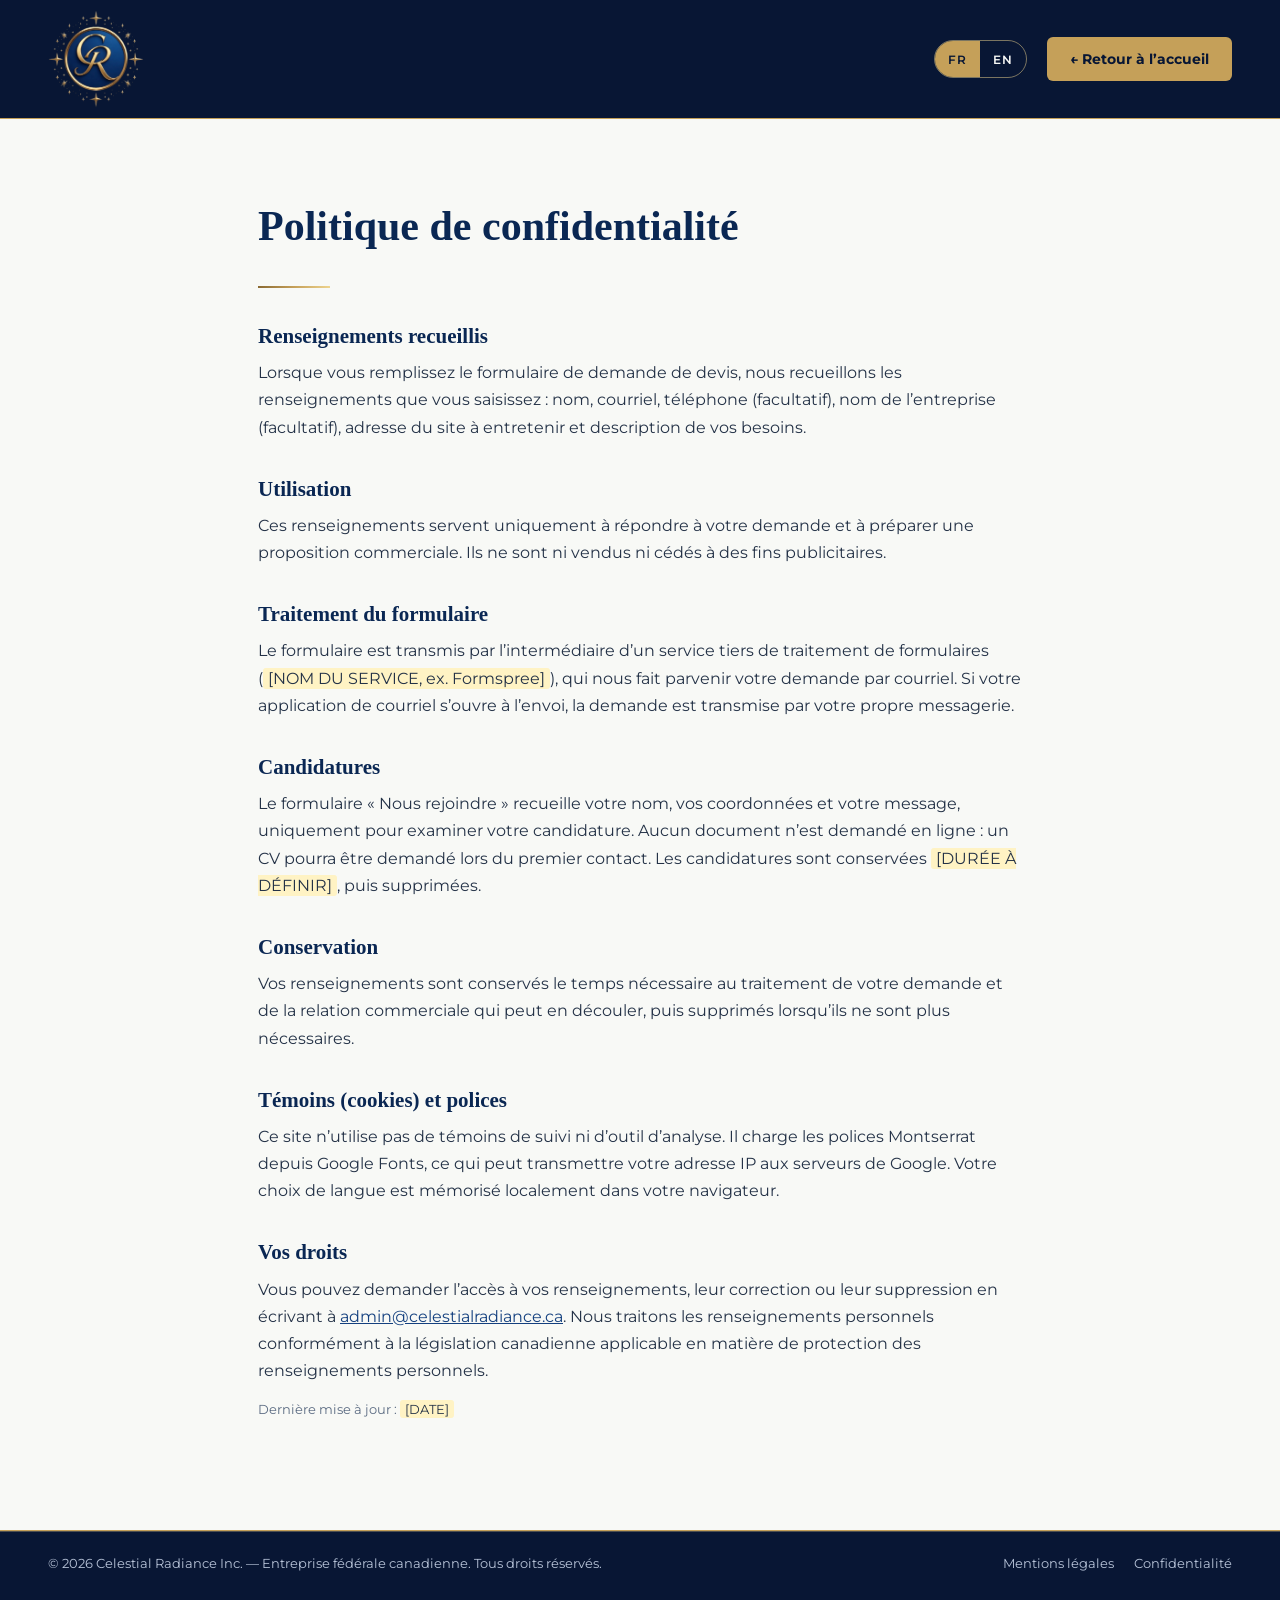
<file: confidentialite.html>
<!doctype html>
<html lang="fr">
<head>
<meta charset="utf-8">
<meta name="viewport" content="width=device-width, initial-scale=1">
<title>Confidentialité — Celestial Radiance Inc.</title>
<meta name="robots" content="noindex,follow">
<meta name="theme-color" content="#081634">
<link rel="icon" href="assets/img/favicon.ico" sizes="any">
<link rel="icon" type="image/png" sizes="32x32" href="assets/img/favicon-32.png">
<link rel="apple-touch-icon" href="assets/img/apple-touch-icon.png">
<script>document.documentElement.className='js';</script>
<link rel="preconnect" href="https://fonts.googleapis.com">
<link rel="preconnect" href="https://fonts.gstatic.com" crossorigin>
<link href="https://fonts.googleapis.com/css2?family=Montserrat:wght@400;500;600;700&display=swap" rel="stylesheet">
<link rel="stylesheet" href="css/styles.css">
</head>
<body class="legal">
<header class="site-header">
<div class="wrap header-in">
<a href="index.html" class="brand" aria-label="Celestial Radiance Inc."><img src="assets/img/emblem.png" alt="Celestial Radiance Inc." width="96" height="98"></a>
<span></span>
<div class="header-end">
<div class="lang" role="group" aria-label="Langue / Language">
<button type="button" data-lang="fr" aria-pressed="true">FR</button><button type="button" data-lang="en" aria-pressed="false">EN</button>
</div>
<a href="index.html" class="btn btn-gold btn-sm" data-i18n="back">← Retour à l’accueil</a>
</div>
</div>
</header>
<main class="sec sec-ivory legal-main"><div class="wrap legal-wrap">
<div data-l="fr">
<h1>Politique de confidentialité</h1>
<div class="filet filet-gold"></div>
<h2>Renseignements recueillis</h2>
<p>Lorsque vous remplissez le formulaire de demande de devis, nous recueillons les renseignements que vous saisissez : nom, courriel, téléphone (facultatif), nom de l’entreprise (facultatif), adresse du site à entretenir et description de vos besoins.</p>
<h2>Utilisation</h2>
<p>Ces renseignements servent uniquement à répondre à votre demande et à préparer une proposition commerciale. Ils ne sont ni vendus ni cédés à des fins publicitaires.</p>
<h2>Traitement du formulaire</h2>
<p>Le formulaire est transmis par l’intermédiaire d’un service tiers de traitement de formulaires (<mark>[NOM DU SERVICE, ex. Formspree]</mark>), qui nous fait parvenir votre demande par courriel. Si votre application de courriel s’ouvre à l’envoi, la demande est transmise par votre propre messagerie.</p>
<h2>Candidatures</h2>
<p>Le formulaire « Nous rejoindre » recueille votre nom, vos coordonnées et votre message, uniquement pour examiner votre candidature. Aucun document n’est demandé en ligne : un CV pourra être demandé lors du premier contact. Les candidatures sont conservées <mark>[DURÉE À DÉFINIR]</mark>, puis supprimées.</p>
<h2>Conservation</h2>
<p>Vos renseignements sont conservés le temps nécessaire au traitement de votre demande et de la relation commerciale qui peut en découler, puis supprimés lorsqu’ils ne sont plus nécessaires.</p>
<h2>Témoins (cookies) et polices</h2>
<p>Ce site n’utilise pas de témoins de suivi ni d’outil d’analyse. Il charge les polices Montserrat depuis Google Fonts, ce qui peut transmettre votre adresse IP aux serveurs de Google. Votre choix de langue est mémorisé localement dans votre navigateur.</p>
<h2>Vos droits</h2>
<p>Vous pouvez demander l’accès à vos renseignements, leur correction ou leur suppression en écrivant à <a href="mailto:admin@celestialradiance.ca">admin@celestialradiance.ca</a>. Nous traitons les renseignements personnels conformément à la législation canadienne applicable en matière de protection des renseignements personnels.</p>
<p class="small">Dernière mise à jour : <mark>[DATE]</mark></p>
</div>
<div data-l="en">
<h1>Privacy policy</h1>
<div class="filet filet-gold"></div>
<h2>Information collected</h2>
<p>When you fill in the quote request form, we collect the information you enter: name, email, phone (optional), company name (optional), address of the site to service and description of your needs.</p>
<h2>Use</h2>
<p>This information is used only to respond to your request and prepare a commercial proposal. It is neither sold nor shared for advertising purposes.</p>
<h2>Form processing</h2>
<p>The form is submitted through a third-party form-processing service (<mark>[SERVICE NAME, e.g. Formspree]</mark>), which forwards your request to us by email. If your email application opens on submission, the request is sent through your own email account.</p>
<h2>Applications</h2>
<p>The “Join us” form collects your name, contact details and message solely to review your application. No document is requested online: a résumé may be requested at first contact. Applications are kept for <mark>[PERIOD TO BE DEFINED]</mark>, then deleted.</p>
<h2>Retention</h2>
<p>Your information is kept for as long as needed to handle your request and any resulting business relationship, then deleted when no longer necessary.</p>
<h2>Cookies and fonts</h2>
<p>This site uses no tracking cookies or analytics tools. It loads Montserrat fonts from Google Fonts, which may transmit your IP address to Google’s servers. Your language choice is stored locally in your browser.</p>
<h2>Your rights</h2>
<p>You may request access to, correction of or deletion of your information by writing to <a href="mailto:admin@celestialradiance.ca">admin@celestialradiance.ca</a>. We handle personal information in accordance with applicable Canadian privacy legislation.</p>
<p class="small">Last updated: <mark>[DATE]</mark></p>
</div>
</div></main>
<footer class="site-footer">
<div class="wrap foot-bottom">
<span data-i18n="foot.copy">© 2026 Celestial Radiance Inc. — Entreprise fédérale canadienne. Tous droits réservés.</span>
<span class="foot-links"><a href="mentions-legales.html" data-i18n="foot.legal">Mentions légales</a><a href="confidentialite.html" data-i18n="foot.privacy">Confidentialité</a></span>
</div>
</footer>
<script src="js/i18n.js"></script>
<script src="js/main.js"></script>
</body>
</html>
</file>
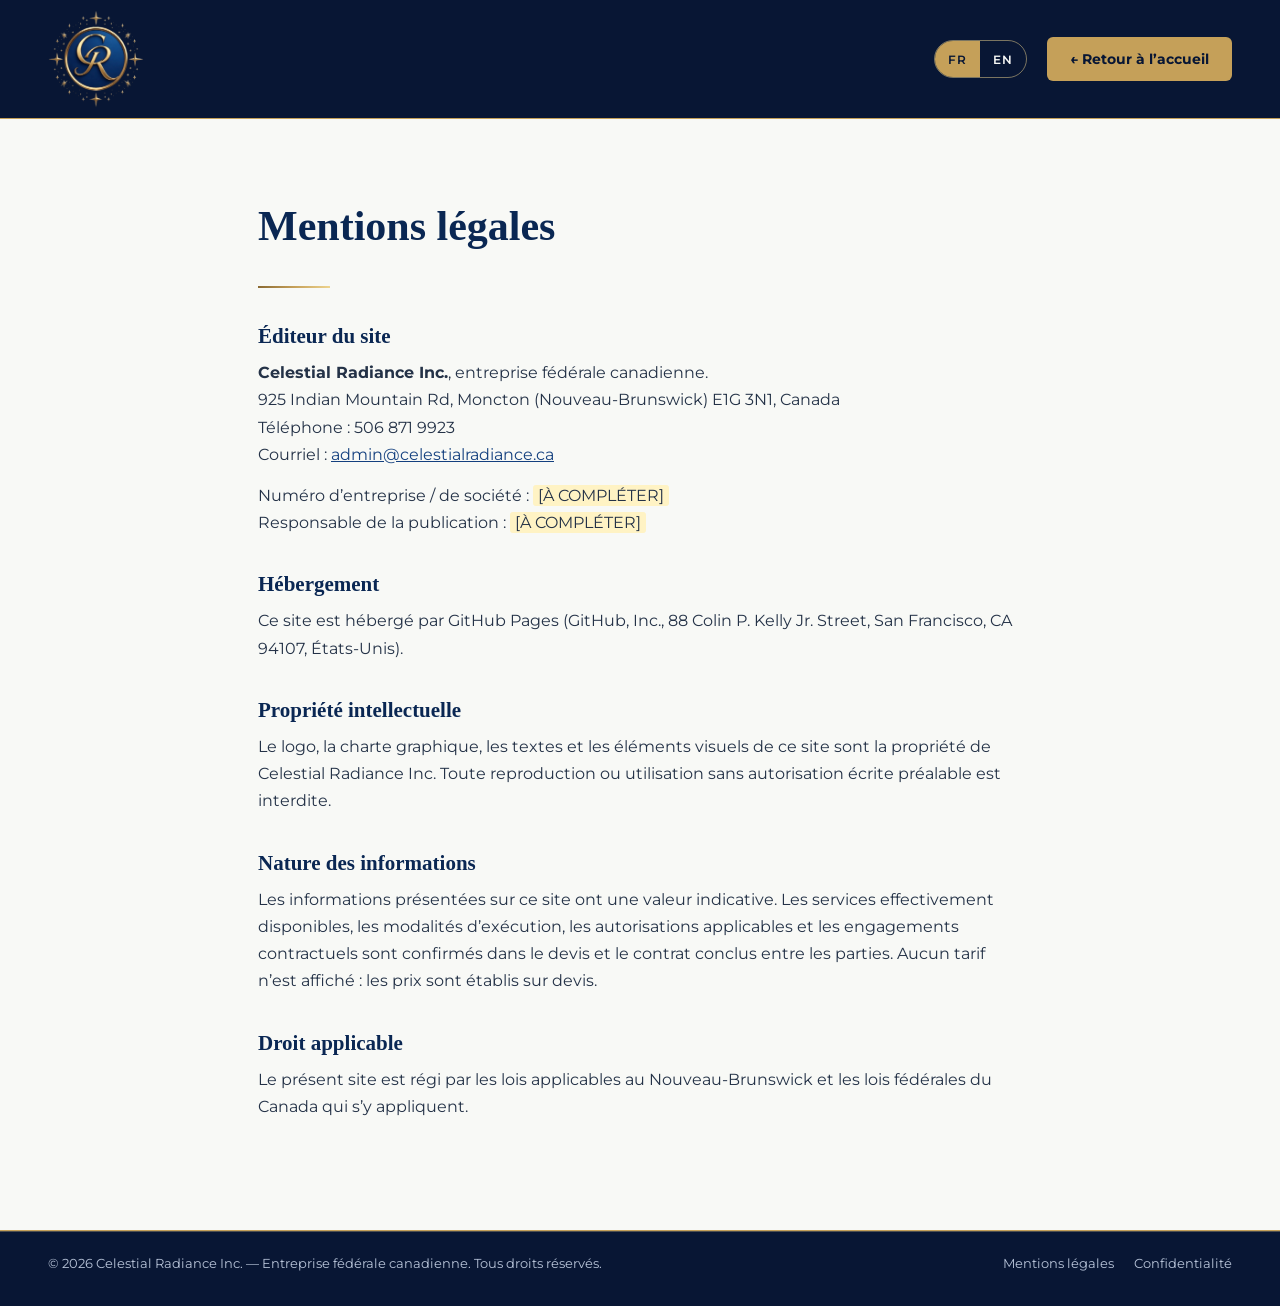
<file: mentions-legales.html>
<!doctype html>
<html lang="fr">
<head>
<meta charset="utf-8">
<meta name="viewport" content="width=device-width, initial-scale=1">
<title>Mentions légales — Celestial Radiance Inc.</title>
<meta name="robots" content="noindex,follow">
<meta name="theme-color" content="#081634">
<link rel="icon" href="assets/img/favicon.ico" sizes="any">
<link rel="icon" type="image/png" sizes="32x32" href="assets/img/favicon-32.png">
<link rel="apple-touch-icon" href="assets/img/apple-touch-icon.png">
<script>document.documentElement.className='js';</script>
<link rel="preconnect" href="https://fonts.googleapis.com">
<link rel="preconnect" href="https://fonts.gstatic.com" crossorigin>
<link href="https://fonts.googleapis.com/css2?family=Montserrat:wght@400;500;600;700&display=swap" rel="stylesheet">
<link rel="stylesheet" href="css/styles.css">
</head>
<body class="legal">
<header class="site-header">
<div class="wrap header-in">
<a href="index.html" class="brand" aria-label="Celestial Radiance Inc."><img src="assets/img/emblem.png" alt="Celestial Radiance Inc." width="96" height="98"></a>
<span></span>
<div class="header-end">
<div class="lang" role="group" aria-label="Langue / Language">
<button type="button" data-lang="fr" aria-pressed="true">FR</button><button type="button" data-lang="en" aria-pressed="false">EN</button>
</div>
<a href="index.html" class="btn btn-gold btn-sm" data-i18n="back">← Retour à l’accueil</a>
</div>
</div>
</header>
<main class="sec sec-ivory legal-main"><div class="wrap legal-wrap">
<div data-l="fr">
<h1>Mentions légales</h1>
<div class="filet filet-gold"></div>
<h2>Éditeur du site</h2>
<p><strong>Celestial Radiance Inc.</strong>, entreprise fédérale canadienne.<br>925 Indian Mountain Rd, Moncton (Nouveau-Brunswick) E1G 3N1, Canada<br>Téléphone : 506 871 9923<br>Courriel : <a href="mailto:admin@celestialradiance.ca">admin@celestialradiance.ca</a></p>
<p>Numéro d’entreprise / de société : <mark>[À COMPLÉTER]</mark><br>Responsable de la publication : <mark>[À COMPLÉTER]</mark></p>
<h2>Hébergement</h2>
<p>Ce site est hébergé par GitHub Pages (GitHub, Inc., 88 Colin P. Kelly Jr. Street, San Francisco, CA 94107, États-Unis).</p>
<h2>Propriété intellectuelle</h2>
<p>Le logo, la charte graphique, les textes et les éléments visuels de ce site sont la propriété de Celestial Radiance Inc. Toute reproduction ou utilisation sans autorisation écrite préalable est interdite.</p>
<h2>Nature des informations</h2>
<p>Les informations présentées sur ce site ont une valeur indicative. Les services effectivement disponibles, les modalités d’exécution, les autorisations applicables et les engagements contractuels sont confirmés dans le devis et le contrat conclus entre les parties. Aucun tarif n’est affiché : les prix sont établis sur devis.</p>
<h2>Droit applicable</h2>
<p>Le présent site est régi par les lois applicables au Nouveau-Brunswick et les lois fédérales du Canada qui s’y appliquent.</p>
</div>
<div data-l="en">
<h1>Legal notice</h1>
<div class="filet filet-gold"></div>
<h2>Site publisher</h2>
<p><strong>Celestial Radiance Inc.</strong>, a Canadian federal company.<br>925 Indian Mountain Rd, Moncton, New Brunswick E1G 3N1, Canada<br>Phone: 506 871 9923<br>Email: <a href="mailto:admin@celestialradiance.ca">admin@celestialradiance.ca</a></p>
<p>Business / corporation number: <mark>[TO BE COMPLETED]</mark><br>Publication manager: <mark>[TO BE COMPLETED]</mark></p>
<h2>Hosting</h2>
<p>This site is hosted by GitHub Pages (GitHub, Inc., 88 Colin P. Kelly Jr. Street, San Francisco, CA 94107, USA).</p>
<h2>Intellectual property</h2>
<p>The logo, brand identity, texts and visual elements of this site are the property of Celestial Radiance Inc. Any reproduction or use without prior written authorization is prohibited.</p>
<h2>Nature of the information</h2>
<p>The information on this site is indicative. The services actually available, delivery terms, applicable authorizations and contractual commitments are confirmed in the quote and contract agreed between the parties. No prices are displayed: prices are set by quote.</p>
<h2>Governing law</h2>
<p>This site is governed by the laws applicable in New Brunswick and the federal laws of Canada that apply therein.</p>
</div>
</div></main>
<footer class="site-footer">
<div class="wrap foot-bottom">
<span data-i18n="foot.copy">© 2026 Celestial Radiance Inc. — Entreprise fédérale canadienne. Tous droits réservés.</span>
<span class="foot-links"><a href="mentions-legales.html" data-i18n="foot.legal">Mentions légales</a><a href="confidentialite.html" data-i18n="foot.privacy">Confidentialité</a></span>
</div>
</footer>
<script src="js/i18n.js"></script>
<script src="js/main.js"></script>
</body>
</html>
</file>
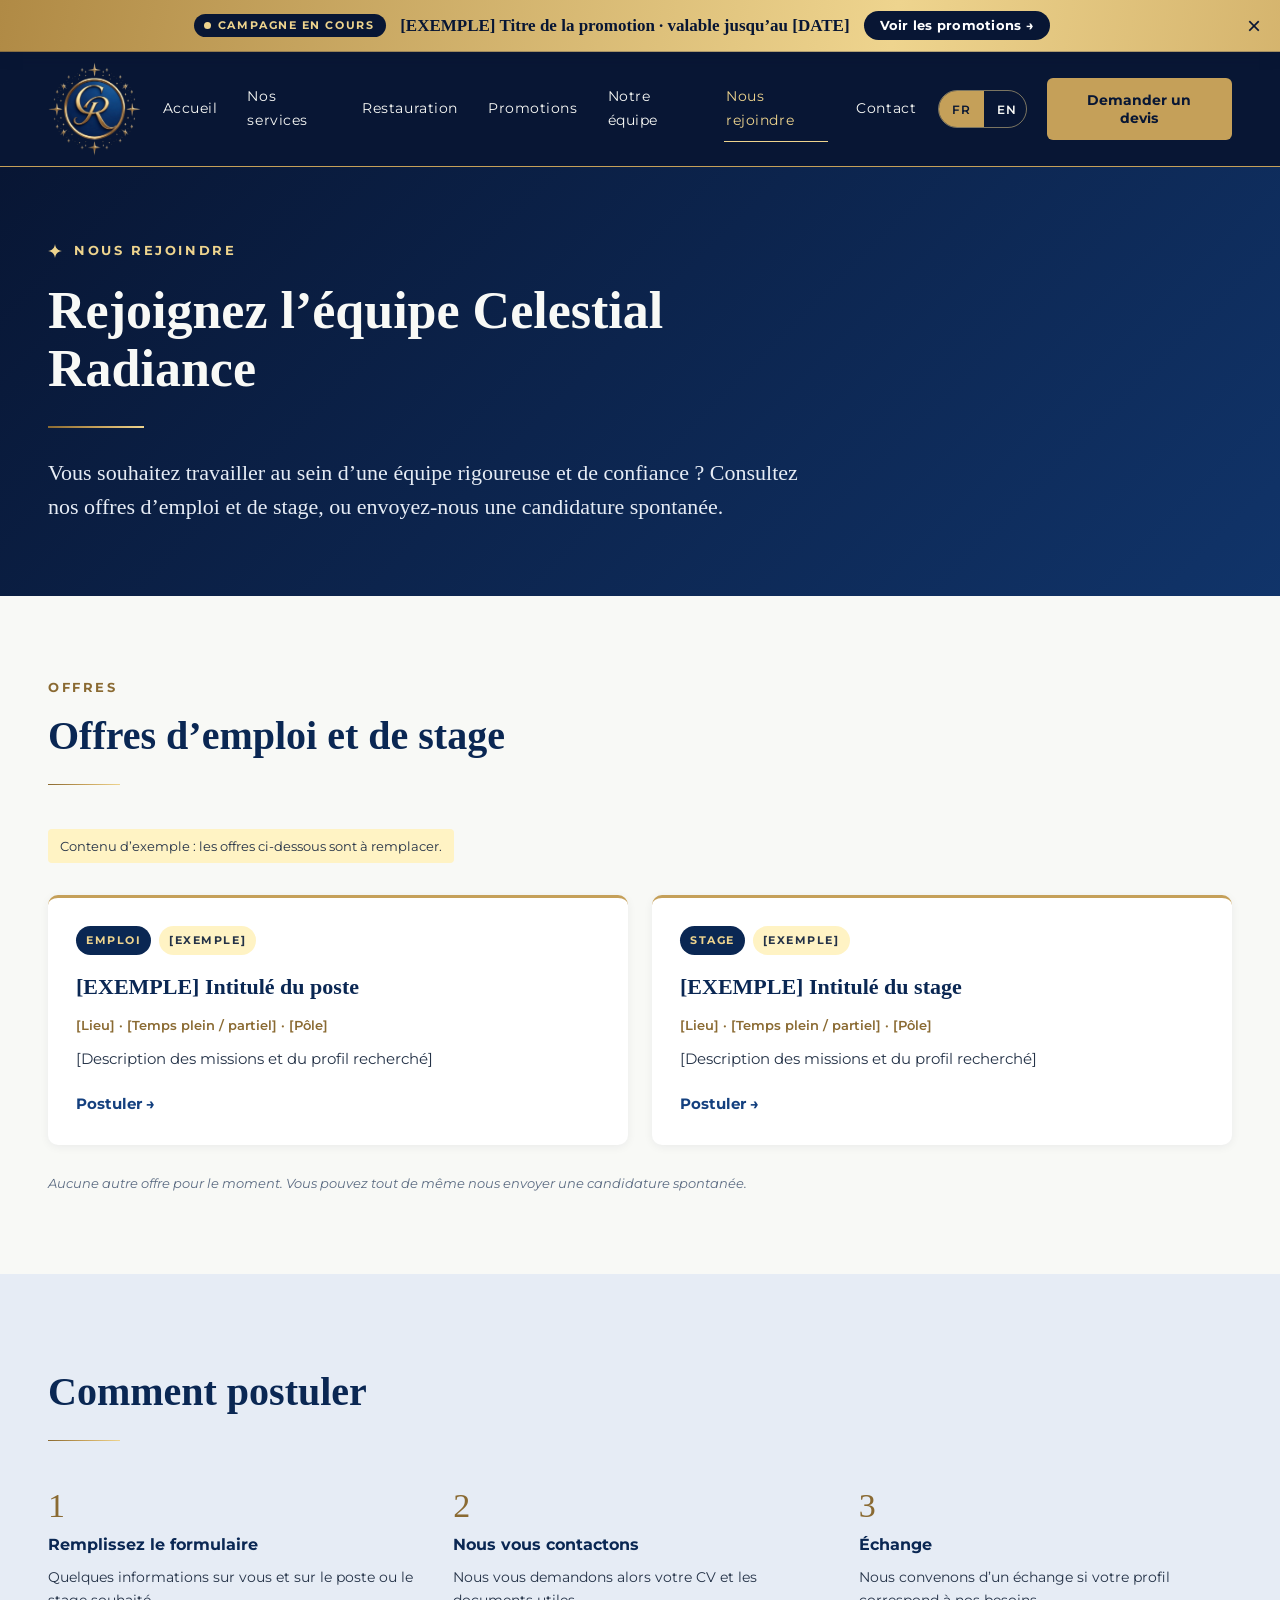
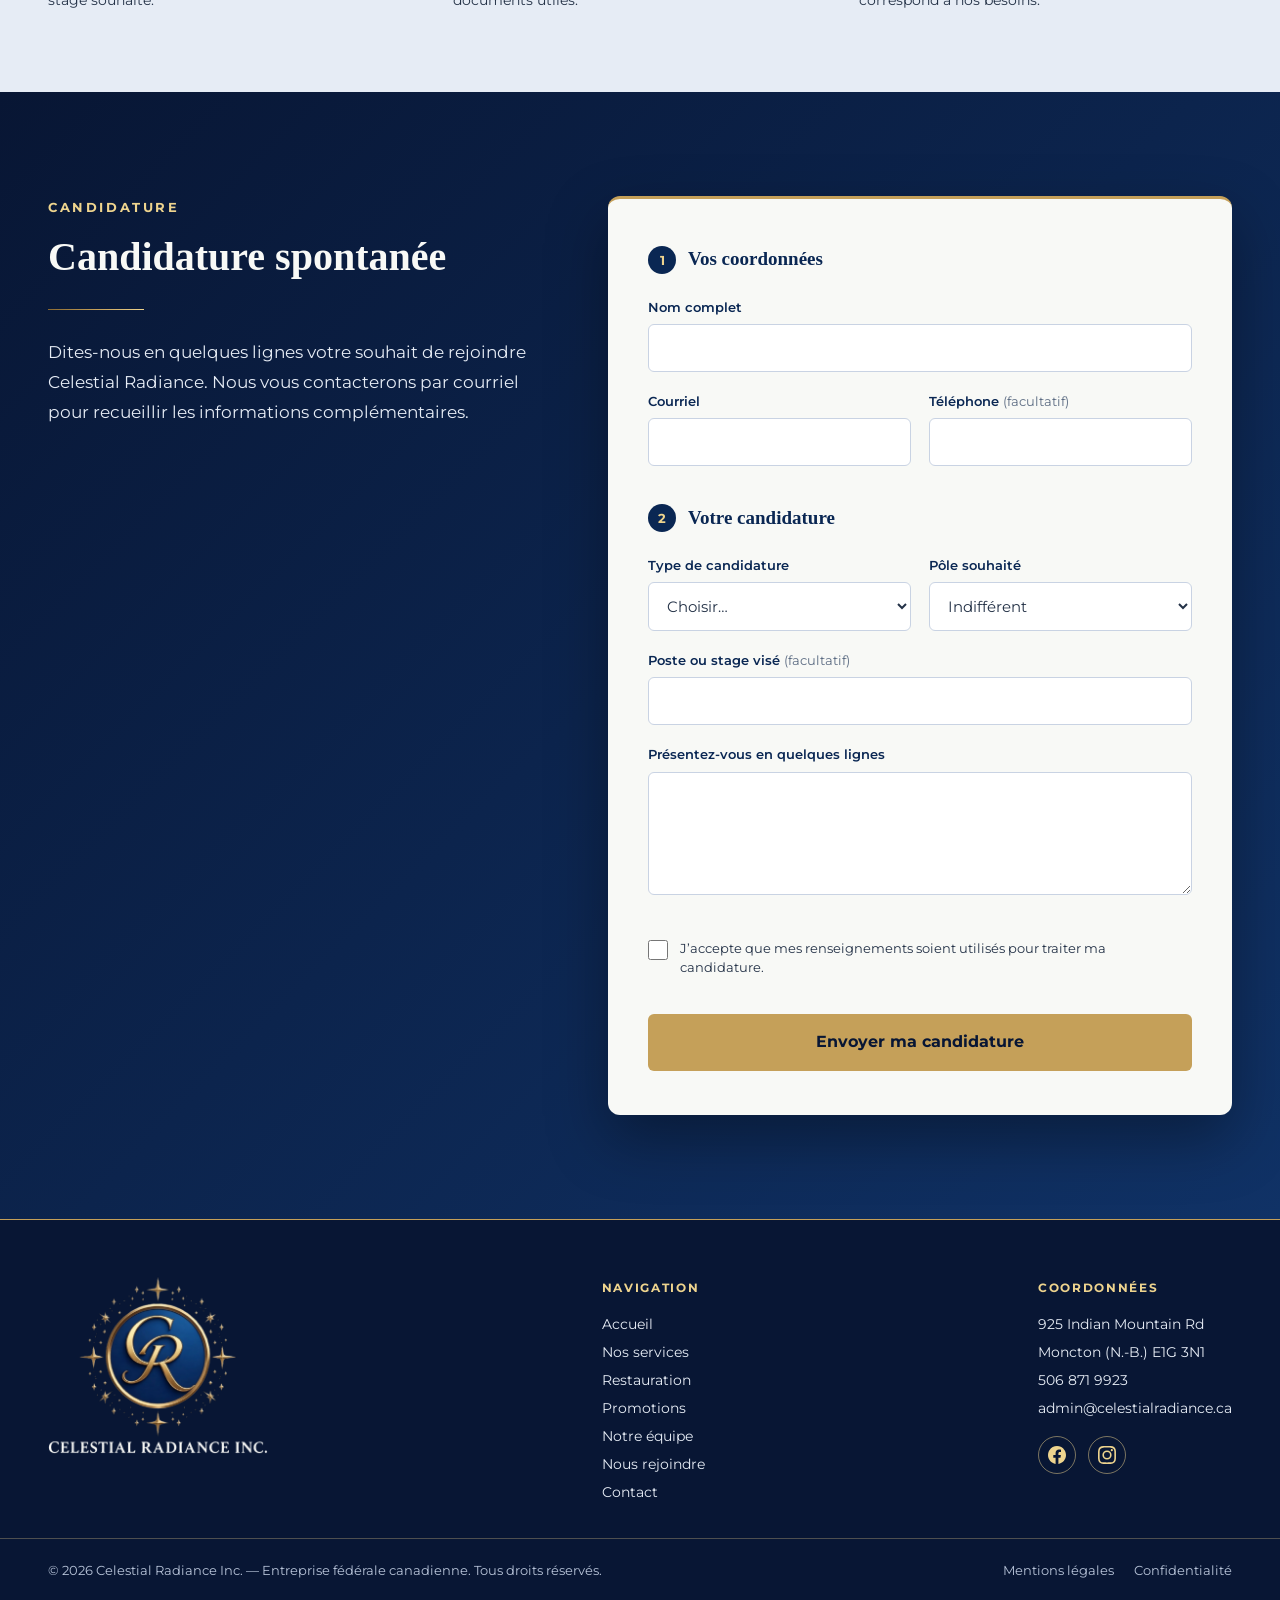
<file: nous-rejoindre.html>
<!doctype html>
<html lang="fr" data-t-title="j.meta.t" data-t-desc="j.meta.d">
<head>
<meta charset="utf-8">
<meta name="viewport" content="width=device-width, initial-scale=1">
<title>Nous rejoindre — emplois et stages — Celestial Radiance Inc.</title>
<meta name="description" content="Offres d’emploi et de stage chez Celestial Radiance Inc. à Moncton (N.-B.), et candidature spontanée.">
<meta name="theme-color" content="#081634">
<link rel="canonical" href="https://www.celestialradiance.ca/join.html">
<link rel="icon" href="assets/img/favicon.ico" sizes="any">
<link rel="icon" type="image/png" sizes="32x32" href="assets/img/favicon-32.png">
<link rel="icon" type="image/png" sizes="16x16" href="assets/img/favicon-16.png">
<link rel="apple-touch-icon" href="assets/img/apple-touch-icon.png">
<meta property="og:type" content="website">
<meta property="og:site_name" content="Celestial Radiance Inc.">
<meta property="og:title" content="Nous rejoindre — emplois et stages — Celestial Radiance Inc.">
<meta property="og:description" content="Offres d’emploi et de stage chez Celestial Radiance Inc. à Moncton (N.-B.), et candidature spontanée.">
<meta property="og:image" content="https://www.celestialradiance.ca/assets/img/og-image.jpg">
<meta property="og:locale" content="fr_CA">
<meta name="twitter:card" content="summary_large_image">
<script>document.documentElement.className+=' js';</script>
<link rel="preconnect" href="https://fonts.googleapis.com">
<link rel="preconnect" href="https://fonts.gstatic.com" crossorigin>
<link href="https://fonts.googleapis.com/css2?family=Montserrat:wght@400;500;600;700&display=swap" rel="stylesheet">
<link rel="stylesheet" href="css/styles.css">
</head>
<body>
<a class="skip" href="#contenu" data-i18n="skip">Aller au contenu</a>
<div class="promo-bar" id="promo-bar" data-campaign="exemple-2026">
<span class="promo-in"><svg aria-hidden="true" width="12" height="12" viewBox="0 0 24 24"><path fill="#EED48E" d="M12 0C12.8 7 17 11.2 24 12C17 12.8 12.8 17 12 24C11.2 17 7 12.8 0 12C7 11.2 11.2 7 12 0Z"/></svg><strong data-i18n="promo.label">Campagne en cours</strong><span data-i18n="promo.text">[EXEMPLE] Titre de la promotion · valable jusqu’au [DATE]</span><a href="promotions.html" data-i18n="promo.cta">Voir les promotions →</a></span>
<button type="button" class="promo-x" data-i18n-attr="aria-label:promo.close" aria-label="Fermer l’annonce">×</button>
</div>

<header class="site-header">
<div class="wrap header-in">
<a href="index.html#accueil" class="brand" aria-label="Celestial Radiance Inc."><img src="assets/img/emblem.png" alt="Celestial Radiance Inc." width="96" height="98"></a>
<button class="burger" type="button" aria-expanded="false" aria-controls="nav" data-i18n-attr="aria-label:nav.menu" aria-label="Menu"><span></span><span></span><span></span></button>
<nav id="nav" class="nav" aria-label="Navigation principale">
<a href="index.html#accueil" data-i18n="nav.home">Accueil</a>
<a href="index.html#services" data-i18n="nav.services">Nos services</a>
<a href="restauration.html" data-i18n="nav.resto">Restauration</a>
<a href="promotions.html" data-i18n="nav.promo">Promotions</a>
<a href="equipe.html" data-i18n="nav.team">Notre équipe</a>
<a href="nous-rejoindre.html" class="active" aria-current="page" data-i18n="nav.join">Nous rejoindre</a>
<a href="index.html#devis" data-i18n="nav.contact">Contact</a>
</nav>
<div class="header-end">
<div class="lang" role="group" aria-label="Langue / Language">
<button type="button" data-lang="fr" aria-pressed="true">FR</button><button type="button" data-lang="en" aria-pressed="false">EN</button>
</div>
<a href="index.html#devis" class="btn btn-gold btn-sm" data-i18n="nav.cta">Demander un devis</a>
</div>
</div>
</header>

<main id="contenu">

<section class="page-hero">
<div class="wrap page-hero-in">
<div class="eyebrow eyebrow-light"><svg aria-hidden="true" width="14" height="14" viewBox="0 0 24 24"><path fill="#EED48E" d="M12 0C12.8 7 17 11.2 24 12C17 12.8 12.8 17 12 24C11.2 17 7 12.8 0 12C7 11.2 11.2 7 12 0Z"/></svg><span data-i18n="j.eyebrow">Nous rejoindre</span></div>
<h1 data-i18n="j.title">Rejoignez l’équipe Celestial Radiance</h1>
<div class="filet"></div>
<p class="page-lead" data-i18n="j.intro">Vous souhaitez travailler au sein d’une équipe rigoureuse et de confiance ? Consultez nos offres d’emploi et de stage, ou envoyez-nous une candidature spontanée.</p>
</div>
</section>

<section id="offres" class="sec sec-ivory sec-tight">
<div class="wrap">
<div class="reveal">
<div class="eyebrow" data-i18n="j.offers.eyebrow">Offres</div>
<h2 data-i18n="j.offers.title">Offres d’emploi et de stage</h2>
<div class="filet filet-gold"></div>
</div>
<p class="example-flag" data-i18n="j.example">Contenu d’exemple : les offres ci-dessous sont à remplacer.</p>
<!-- Une carte par offre. Pour publier : dupliquer un bloc <article>, remplacer le texte et le paramètre poste= du lien, retirer les offres pourvues. -->
<div class="jobs" data-sheet="offres">
<article class="card job reveal">
<div class="promo-head"><span class="tag tag-gold" data-i18n="jo1.type">Emploi</span><span class="tag" data-i18n="pk.tag">[EXEMPLE]</span></div>
<h3 data-i18n="jo1.t">[EXEMPLE] Intitulé du poste</h3>
<div class="job-meta" data-i18n="jo.m">[Lieu] · [Temps plein / partiel] · [Pôle]</div>
<p data-i18n="jo.d">[Description des missions et du profil recherché]</p>
<a href="#candidature" class="lnk-azure" data-poste="emploi" data-i18n="jo.apply">Postuler →</a>
</article>
<article class="card job reveal">
<div class="promo-head"><span class="tag tag-gold" data-i18n="jo2.type">Stage</span><span class="tag" data-i18n="pk.tag">[EXEMPLE]</span></div>
<h3 data-i18n="jo2.t">[EXEMPLE] Intitulé du stage</h3>
<div class="job-meta" data-i18n="jo.m">[Lieu] · [Temps plein / partiel] · [Pôle]</div>
<p data-i18n="jo.d">[Description des missions et du profil recherché]</p>
<a href="#candidature" class="lnk-azure" data-poste="stage" data-i18n="jo.apply">Postuler →</a>
</article>
</div>
<p class="fine" data-i18n="j.none">Aucune autre offre pour le moment. Vous pouvez tout de même nous envoyer une candidature spontanée.</p>
</div>
</section>

<section class="sec sec-mist sec-tight">
<div class="wrap">
<div class="reveal"><h2 data-i18n="jh.title">Comment postuler</h2><div class="filet filet-gold"></div></div>
<ol class="steps steps-3">
<li class="reveal"><span class="n">1</span><strong data-i18n="jh1.t">Remplissez le formulaire</strong><p data-i18n="jh1.d">Quelques informations sur vous et sur le poste ou le stage souhaité.</p></li>
<li class="reveal"><span class="n">2</span><strong data-i18n="jh2.t">Nous vous contactons</strong><p data-i18n="jh2.d">Nous vous demandons alors votre CV et les documents utiles.</p></li>
<li class="reveal"><span class="n">3</span><strong data-i18n="jh3.t">Échange</strong><p data-i18n="jh3.d">Nous convenons d’un échange si votre profil correspond à nos besoins.</p></li>
</ol>
</div>
</section>

<section id="candidature" class="sec sec-quote">
<div class="wrap quote-in">
<div class="quote-info reveal">
<div class="eyebrow eyebrow-light" data-i18n="jf.eyebrow">Candidature</div>
<h2 class="on-dark" data-i18n="jf.title">Candidature spontanée</h2>
<div class="filet"></div>
<p class="on-dark-p" data-i18n="jf.text">Dites-nous en quelques lignes votre souhait de rejoindre Celestial Radiance. Nous vous contacterons par courriel pour recueillir les informations complémentaires.</p>
</div>
<form id="join-form" class="quote-form js-form reveal" action="https://formspree.io/f/YOUR_FORM_ID" method="POST" novalidate data-ok="jf.ok" data-subject-fr="Candidature — " data-subject-en="Application — ">
<fieldset>
<legend><span class="step-n">1</span><span data-i18n="f.s1">Vos coordonnées</span></legend>
<div class="fields">
<div><label for="nom"><span data-i18n="f.name">Nom complet</span></label><input id="nom" name="nom" type="text" autocomplete="name" required></div>
<div class="two">
<div><label for="courriel"><span data-i18n="f.email">Courriel</span></label><input id="courriel" name="courriel" type="email" autocomplete="email" required></div>
<div><label for="tel"><span data-i18n="f.phone">Téléphone</span> <span class="opt" data-i18n="f.optional">(facultatif)</span></label><input id="tel" name="telephone" type="tel" autocomplete="tel"></div>
</div>
</div>
</fieldset>
<fieldset>
<legend><span class="step-n">2</span><span data-i18n="jf.s2">Votre candidature</span></legend>
<div class="fields">
<div class="two">
<div><label for="poste"><span data-i18n="jf.type">Type de candidature</span></label>
<select id="poste" name="type_candidature" required>
<option value="" data-i18n="f.choose">Choisir…</option>
<option value="emploi" data-i18n="jf.type.job">Emploi</option><option value="stage" data-i18n="jf.type.intern">Stage</option><option value="spontanee" data-i18n="jf.type.spont">Candidature spontanée (tout poste)</option>
</select></div>
<div><label for="pole"><span data-i18n="jf.pole">Pôle souhaité</span></label>
<select id="pole" name="pole">
<option value="" data-i18n="jf.pole.any">Indifférent</option>
<option value="p1" data-i18n="p1.t">Conciergerie et services de soutien</option><option value="p2" data-i18n="p2.t">Nettoyage commercial, administratif et industriel</option><option value="p3" data-i18n="p3.t">Entretien paysager et jardinage</option><option value="p4" data-i18n="p4.t">Déneigement et entretien hivernal</option><option value="p5" data-i18n="p5.t">Restauration collective, traiteur et services alimentaires</option>
</select></div>
</div>
<div><label for="intitule"><span data-i18n="jf.pos">Poste ou stage visé</span> <span class="opt" data-i18n="f.optional">(facultatif)</span></label><input id="intitule" name="poste_vise" type="text"></div>
<div><label for="message"><span data-i18n="jf.msg">Présentez-vous en quelques lignes</span></label><textarea id="message" name="message" rows="5"></textarea></div>
</div>
</fieldset>
<input type="text" name="_gotcha" tabindex="-1" autocomplete="off" class="hp" aria-hidden="true">
<input type="hidden" name="_subject" value="Candidature — celestialradiance.ca">
<label class="consent"><input type="checkbox" id="consent" name="consentement" required><span data-i18n="jf.consent">J’accepte que mes renseignements soient utilisés pour traiter ma candidature.</span></label>
<div class="submit-wrap">
<button type="submit" class="btn btn-gold btn-block" data-i18n="jf.submit">Envoyer ma candidature</button>
<p class="form-msg" role="status" aria-live="polite"></p>
</div>
</form>
</div>
</section>

</main>
<footer class="site-footer">
<div class="wrap foot-in">
<img src="assets/img/logo-sombre.png" alt="Celestial Radiance Inc." width="220" height="179" loading="lazy">
<div><h4 data-i18n="foot.nav">Navigation</h4>
<a href="index.html#accueil" data-i18n="nav.home">Accueil</a><a href="index.html#services" data-i18n="nav.services">Nos services</a><a href="restauration.html" data-i18n="nav.resto">Restauration</a><a href="promotions.html" data-i18n="nav.promo">Promotions</a><a href="equipe.html" data-i18n="nav.team">Notre équipe</a><a href="nous-rejoindre.html" data-i18n="nav.join">Nous rejoindre</a><a href="index.html#devis" data-i18n="nav.contact">Contact</a></div>
<div><h4 data-i18n="foot.contact">Coordonnées</h4>
<span>925 Indian Mountain Rd</span><span>Moncton (N.-B.) E1G 3N1</span><a href="tel:+15068719923">506 871 9923</a><a href="mailto:admin@celestialradiance.ca">admin@celestialradiance.ca</a><span class="social"><a href="https://www.facebook.com/" target="_blank" rel="noopener noreferrer" aria-label="Facebook"><svg aria-hidden="true" width="18" height="18" viewBox="0 0 24 24"><path fill="currentColor" d="M24 12.073c0-6.627-5.373-12-12-12s-12 5.373-12 12c0 5.99 4.388 10.954 10.125 11.854v-8.385H7.078v-3.47h3.047V9.43c0-3.007 1.792-4.669 4.533-4.669 1.312 0 2.686.235 2.686.235v2.953H15.83c-1.491 0-1.956.925-1.956 1.874v2.25h3.328l-.532 3.47h-2.796v8.385C19.612 23.027 24 18.062 24 12.073z"/></svg></a><a href="https://www.instagram.com/" target="_blank" rel="noopener noreferrer" aria-label="Instagram"><svg aria-hidden="true" width="18" height="18" viewBox="0 0 24 24"><path fill="currentColor" d="M12 2.163c3.204 0 3.584.012 4.85.07 3.252.148 4.771 1.691 4.919 4.919.058 1.265.069 1.645.069 4.849 0 3.205-.012 3.584-.069 4.849-.149 3.225-1.664 4.771-4.919 4.919-1.266.058-1.644.07-4.85.07-3.204 0-3.584-.012-4.849-.07-3.26-.149-4.771-1.699-4.919-4.92-.058-1.265-.07-1.644-.07-4.849 0-3.204.013-3.583.07-4.849.149-3.227 1.664-4.771 4.919-4.919 1.266-.057 1.645-.069 4.849-.069zM12 0C8.741 0 8.333.014 7.053.072 2.695.272.273 2.69.073 7.052.014 8.333 0 8.741 0 12c0 3.259.014 3.668.072 4.948.2 4.358 2.618 6.78 6.98 6.98C8.333 23.986 8.741 24 12 24c3.259 0 3.668-.014 4.948-.072 4.354-.2 6.782-2.618 6.979-6.98.059-1.28.073-1.689.073-4.948 0-3.259-.014-3.667-.072-4.947-.196-4.354-2.617-6.78-6.979-6.98C15.668.014 15.259 0 12 0zm0 5.838a6.162 6.162 0 100 12.324 6.162 6.162 0 000-12.324zM12 16a4 4 0 110-8 4 4 0 010 8zm6.406-11.845a1.44 1.44 0 100 2.881 1.44 1.44 0 000-2.881z"/></svg></a></span></div>
</div>
<div class="wrap foot-bottom">
<span data-i18n="foot.copy">© 2026 Celestial Radiance Inc. — Entreprise fédérale canadienne. Tous droits réservés.</span>
<span class="foot-links"><a href="mentions-legales.html" data-i18n="foot.legal">Mentions légales</a><a href="confidentialite.html" data-i18n="foot.privacy">Confidentialité</a></span>
</div>
</footer>
<a href="promotions.html" class="float-promo" id="float-promo"><svg aria-hidden="true" width="14" height="14" viewBox="0 0 24 24"><path fill="#EED48E" d="M12 0C12.8 7 17 11.2 24 12C17 12.8 12.8 17 12 24C11.2 17 7 12.8 0 12C7 11.2 11.2 7 12 0Z"/></svg><span data-i18n="float.promo">Promotions en cours</span></a>

<script src="js/i18n.js"></script>
<script src="js/config.js"></script>
<script src="js/main.js"></script>
<script src="js/content.js"></script>
</body>
</html>
</file>
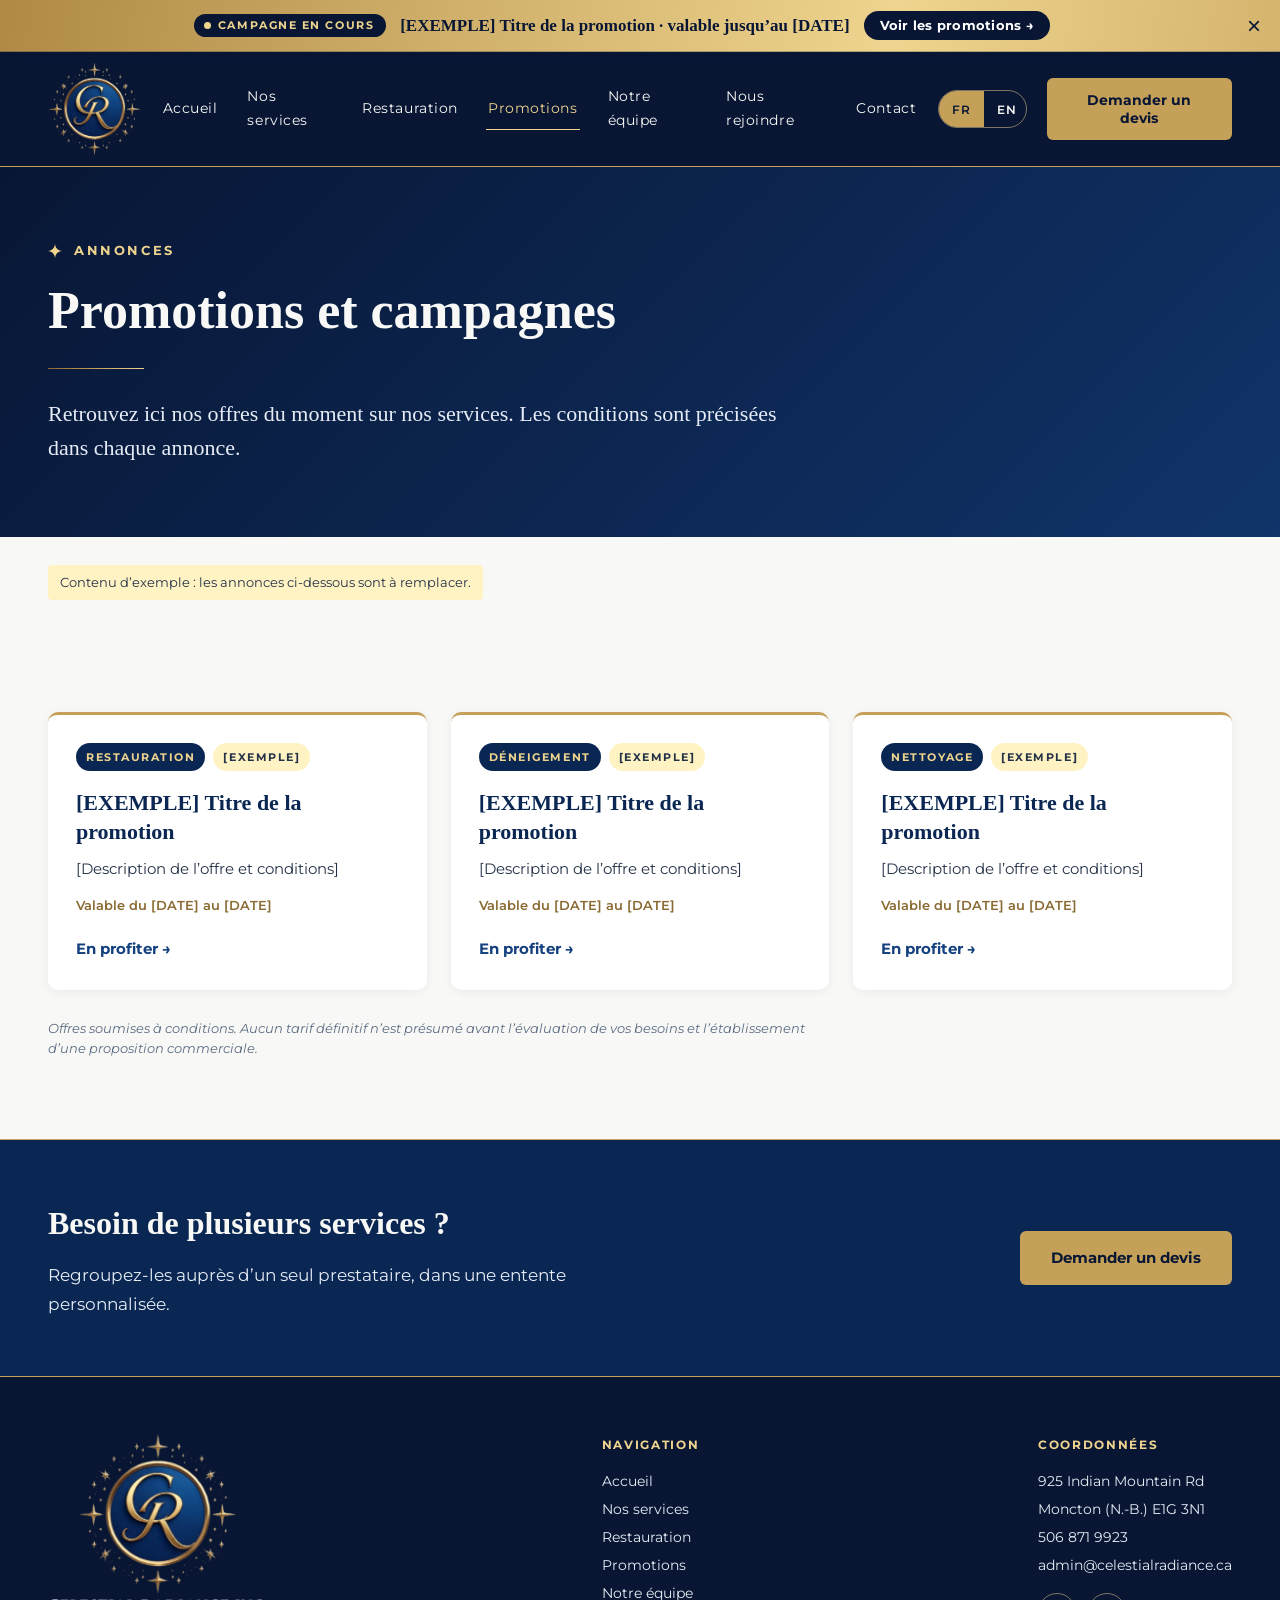
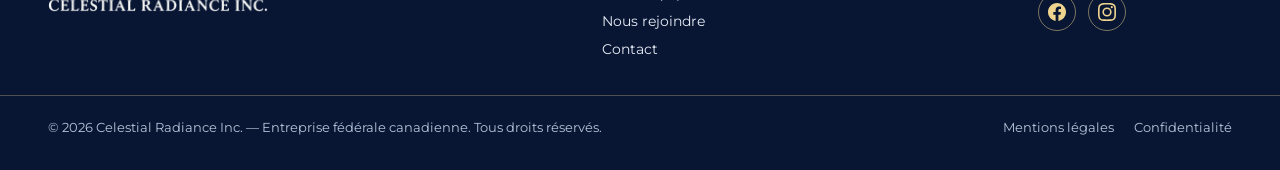
<file: promotions.html>
<!doctype html>
<html lang="fr" data-t-title="pr.meta.t" data-t-desc="pr.meta.d">
<head>
<meta charset="utf-8">
<meta name="viewport" content="width=device-width, initial-scale=1">
<title>Promotions et campagnes — Celestial Radiance Inc.</title>
<meta name="description" content="Les offres du moment de Celestial Radiance Inc. sur ses services de conciergerie, nettoyage, entretien paysager, déneigement et restauration.">
<meta name="theme-color" content="#081634">
<link rel="canonical" href="https://www.celestialradiance.ca/promotions.html">
<link rel="icon" href="assets/img/favicon.ico" sizes="any">
<link rel="icon" type="image/png" sizes="32x32" href="assets/img/favicon-32.png">
<link rel="icon" type="image/png" sizes="16x16" href="assets/img/favicon-16.png">
<link rel="apple-touch-icon" href="assets/img/apple-touch-icon.png">
<meta property="og:type" content="website">
<meta property="og:site_name" content="Celestial Radiance Inc.">
<meta property="og:title" content="Promotions et campagnes — Celestial Radiance Inc.">
<meta property="og:description" content="Les offres du moment de Celestial Radiance Inc. sur ses services de conciergerie, nettoyage, entretien paysager, déneigement et restauration.">
<meta property="og:image" content="https://www.celestialradiance.ca/assets/img/og-image.jpg">
<meta property="og:locale" content="fr_CA">
<meta name="twitter:card" content="summary_large_image">
<script>document.documentElement.className+=' js';</script>
<link rel="preconnect" href="https://fonts.googleapis.com">
<link rel="preconnect" href="https://fonts.gstatic.com" crossorigin>
<link href="https://fonts.googleapis.com/css2?family=Montserrat:wght@400;500;600;700&display=swap" rel="stylesheet">
<link rel="stylesheet" href="css/styles.css">
</head>
<body>
<a class="skip" href="#contenu" data-i18n="skip">Aller au contenu</a>
<div class="promo-bar" id="promo-bar" data-campaign="exemple-2026">
<span class="promo-in"><svg aria-hidden="true" width="12" height="12" viewBox="0 0 24 24"><path fill="#EED48E" d="M12 0C12.8 7 17 11.2 24 12C17 12.8 12.8 17 12 24C11.2 17 7 12.8 0 12C7 11.2 11.2 7 12 0Z"/></svg><strong data-i18n="promo.label">Campagne en cours</strong><span data-i18n="promo.text">[EXEMPLE] Titre de la promotion · valable jusqu’au [DATE]</span><a href="promotions.html" data-i18n="promo.cta">Voir les promotions →</a></span>
<button type="button" class="promo-x" data-i18n-attr="aria-label:promo.close" aria-label="Fermer l’annonce">×</button>
</div>

<header class="site-header">
<div class="wrap header-in">
<a href="index.html#accueil" class="brand" aria-label="Celestial Radiance Inc."><img src="assets/img/emblem.png" alt="Celestial Radiance Inc." width="96" height="98"></a>
<button class="burger" type="button" aria-expanded="false" aria-controls="nav" data-i18n-attr="aria-label:nav.menu" aria-label="Menu"><span></span><span></span><span></span></button>
<nav id="nav" class="nav" aria-label="Navigation principale">
<a href="index.html#accueil" data-i18n="nav.home">Accueil</a>
<a href="index.html#services" data-i18n="nav.services">Nos services</a>
<a href="restauration.html" data-i18n="nav.resto">Restauration</a>
<a href="promotions.html" class="active" aria-current="page" data-i18n="nav.promo">Promotions</a>
<a href="equipe.html" data-i18n="nav.team">Notre équipe</a>
<a href="nous-rejoindre.html" data-i18n="nav.join">Nous rejoindre</a>
<a href="index.html#devis" data-i18n="nav.contact">Contact</a>
</nav>
<div class="header-end">
<div class="lang" role="group" aria-label="Langue / Language">
<button type="button" data-lang="fr" aria-pressed="true">FR</button><button type="button" data-lang="en" aria-pressed="false">EN</button>
</div>
<a href="index.html#devis" class="btn btn-gold btn-sm" data-i18n="nav.cta">Demander un devis</a>
</div>
</div>
</header>

<main id="contenu">

<section class="page-hero">
<div class="wrap page-hero-in">
<div class="eyebrow eyebrow-light"><svg aria-hidden="true" width="14" height="14" viewBox="0 0 24 24"><path fill="#EED48E" d="M12 0C12.8 7 17 11.2 24 12C17 12.8 12.8 17 12 24C11.2 17 7 12.8 0 12C7 11.2 11.2 7 12 0Z"/></svg><span data-i18n="pr.eyebrow">Annonces</span></div>
<h1 data-i18n="pr.title">Promotions et campagnes</h1>
<div class="filet"></div>
<p class="page-lead" data-i18n="pr.intro">Retrouvez ici nos offres du moment sur nos services. Les conditions sont précisées dans chaque annonce.</p>
</div>
</section>

<div class="wrap"><p class="example-flag" data-i18n="pr.example">Contenu d’exemple : les annonces ci-dessous sont à remplacer.</p></div>

<section class="sec sec-ivory sec-tight">
<div class="wrap">
<!-- Une carte par campagne. Pour publier : dupliquer un bloc <article>, remplacer le texte, retirer les campagnes expirées. -->
<div class="promos" data-sheet="promos">
<article class="card promo reveal">
<div class="promo-head"><span class="tag tag-gold" data-i18n="pt.p5">Restauration</span><span class="tag" data-i18n="pk.tag">[EXEMPLE]</span></div>
<h3 data-i18n="pc.t">[EXEMPLE] Titre de la promotion</h3>
<p data-i18n="pc.d">[Description de l’offre et conditions]</p>
<div class="promo-valid" data-i18n="pc.v">Valable du [DATE] au [DATE]</div>
<a href="index.html?service=p5#devis" class="lnk-azure" data-i18n="pc.cta">En profiter →</a>
</article>
<article class="card promo reveal">
<div class="promo-head"><span class="tag tag-gold" data-i18n="pt.p4">Déneigement</span><span class="tag" data-i18n="pk.tag">[EXEMPLE]</span></div>
<h3 data-i18n="pc.t">[EXEMPLE] Titre de la promotion</h3>
<p data-i18n="pc.d">[Description de l’offre et conditions]</p>
<div class="promo-valid" data-i18n="pc.v">Valable du [DATE] au [DATE]</div>
<a href="index.html?service=p4#devis" class="lnk-azure" data-i18n="pc.cta">En profiter →</a>
</article>
<article class="card promo reveal">
<div class="promo-head"><span class="tag tag-gold" data-i18n="pt.p2">Nettoyage</span><span class="tag" data-i18n="pk.tag">[EXEMPLE]</span></div>
<h3 data-i18n="pc.t">[EXEMPLE] Titre de la promotion</h3>
<p data-i18n="pc.d">[Description de l’offre et conditions]</p>
<div class="promo-valid" data-i18n="pc.v">Valable du [DATE] au [DATE]</div>
<a href="index.html?service=p2#devis" class="lnk-azure" data-i18n="pc.cta">En profiter →</a>
</article>
</div>
<p class="fine" data-i18n="pr.note">Offres soumises à conditions. Aucun tarif définitif n’est présumé avant l’évaluation de vos besoins et l’établissement d’une proposition commerciale.</p>
</div>
</section>

<section class="cta-band">
<div class="wrap cta-band-in">
<div><h2 class="on-dark" data-i18n="cta.t">Besoin de plusieurs services ?</h2><p class="on-dark-p" data-i18n="cta.d">Regroupez-les auprès d’un seul prestataire, dans une entente personnalisée.</p></div>
<a href="index.html#devis" class="btn btn-gold" data-i18n="nav.cta">Demander un devis</a>
</div>
</section>

</main>
<footer class="site-footer">
<div class="wrap foot-in">
<img src="assets/img/logo-sombre.png" alt="Celestial Radiance Inc." width="220" height="179" loading="lazy">
<div><h4 data-i18n="foot.nav">Navigation</h4>
<a href="index.html#accueil" data-i18n="nav.home">Accueil</a><a href="index.html#services" data-i18n="nav.services">Nos services</a><a href="restauration.html" data-i18n="nav.resto">Restauration</a><a href="promotions.html" data-i18n="nav.promo">Promotions</a><a href="equipe.html" data-i18n="nav.team">Notre équipe</a><a href="nous-rejoindre.html" data-i18n="nav.join">Nous rejoindre</a><a href="index.html#devis" data-i18n="nav.contact">Contact</a></div>
<div><h4 data-i18n="foot.contact">Coordonnées</h4>
<span>925 Indian Mountain Rd</span><span>Moncton (N.-B.) E1G 3N1</span><a href="tel:+15068719923">506 871 9923</a><a href="mailto:admin@celestialradiance.ca">admin@celestialradiance.ca</a><span class="social"><a href="https://www.facebook.com/" target="_blank" rel="noopener noreferrer" aria-label="Facebook"><svg aria-hidden="true" width="18" height="18" viewBox="0 0 24 24"><path fill="currentColor" d="M24 12.073c0-6.627-5.373-12-12-12s-12 5.373-12 12c0 5.99 4.388 10.954 10.125 11.854v-8.385H7.078v-3.47h3.047V9.43c0-3.007 1.792-4.669 4.533-4.669 1.312 0 2.686.235 2.686.235v2.953H15.83c-1.491 0-1.956.925-1.956 1.874v2.25h3.328l-.532 3.47h-2.796v8.385C19.612 23.027 24 18.062 24 12.073z"/></svg></a><a href="https://www.instagram.com/" target="_blank" rel="noopener noreferrer" aria-label="Instagram"><svg aria-hidden="true" width="18" height="18" viewBox="0 0 24 24"><path fill="currentColor" d="M12 2.163c3.204 0 3.584.012 4.85.07 3.252.148 4.771 1.691 4.919 4.919.058 1.265.069 1.645.069 4.849 0 3.205-.012 3.584-.069 4.849-.149 3.225-1.664 4.771-4.919 4.919-1.266.058-1.644.07-4.85.07-3.204 0-3.584-.012-4.849-.07-3.26-.149-4.771-1.699-4.919-4.92-.058-1.265-.07-1.644-.07-4.849 0-3.204.013-3.583.07-4.849.149-3.227 1.664-4.771 4.919-4.919 1.266-.057 1.645-.069 4.849-.069zM12 0C8.741 0 8.333.014 7.053.072 2.695.272.273 2.69.073 7.052.014 8.333 0 8.741 0 12c0 3.259.014 3.668.072 4.948.2 4.358 2.618 6.78 6.98 6.98C8.333 23.986 8.741 24 12 24c3.259 0 3.668-.014 4.948-.072 4.354-.2 6.782-2.618 6.979-6.98.059-1.28.073-1.689.073-4.948 0-3.259-.014-3.667-.072-4.947-.196-4.354-2.617-6.78-6.979-6.98C15.668.014 15.259 0 12 0zm0 5.838a6.162 6.162 0 100 12.324 6.162 6.162 0 000-12.324zM12 16a4 4 0 110-8 4 4 0 010 8zm6.406-11.845a1.44 1.44 0 100 2.881 1.44 1.44 0 000-2.881z"/></svg></a></span></div>
</div>
<div class="wrap foot-bottom">
<span data-i18n="foot.copy">© 2026 Celestial Radiance Inc. — Entreprise fédérale canadienne. Tous droits réservés.</span>
<span class="foot-links"><a href="mentions-legales.html" data-i18n="foot.legal">Mentions légales</a><a href="confidentialite.html" data-i18n="foot.privacy">Confidentialité</a></span>
</div>
</footer>
<a href="promotions.html" class="float-promo" id="float-promo"><svg aria-hidden="true" width="14" height="14" viewBox="0 0 24 24"><path fill="#EED48E" d="M12 0C12.8 7 17 11.2 24 12C17 12.8 12.8 17 12 24C11.2 17 7 12.8 0 12C7 11.2 11.2 7 12 0Z"/></svg><span data-i18n="float.promo">Promotions en cours</span></a>

<script src="js/i18n.js"></script>
<script src="js/config.js"></script>
<script src="js/main.js"></script>
<script src="js/content.js"></script>
</body>
</html>
</file>
<file: css/styles.css>
/* Celestial Radiance Inc. — styles (charte graphique V2.0) */
:root{
  --night:#081634; --royal:#0A2753; --azure:#14407F;
  --gold:#C5A059; --glow:#EED48E; --deep:#8A6A32;
  --ivory:#F8F9F6; --mist:#E6ECF5; --slate:#243247; --soft:#5B6B82;
  --serif:Georgia,'Times New Roman',serif;
  --sans:Montserrat,Calibri,system-ui,sans-serif;
  --gold-grad:linear-gradient(90deg,#8A6A32,#C5A059,#EED48E);
}
*{box-sizing:border-box}
html{scroll-behavior:smooth;scroll-padding-top:16px}
body{margin:0;font-family:var(--sans);color:var(--slate);background:var(--ivory);line-height:1.7;font-size:16px;-webkit-font-smoothing:antialiased}
img{max-width:100%;height:auto;display:block}
a{color:var(--azure)}
a:hover{color:var(--royal)}
:focus-visible{outline:2px solid var(--azure);outline-offset:3px;border-radius:4px}
.wrap{max-width:1280px;margin:0 auto;padding:0 48px}
.skip{position:absolute;left:-999px;top:8px;background:var(--gold);color:var(--night);padding:10px 16px;border-radius:6px;z-index:100;font-weight:700}
.skip:focus{left:8px}
h1,h2,h3,h4{font-family:var(--serif);font-weight:700;color:var(--royal);margin:0}

/* Boutons */
.btn{display:inline-block;font-family:var(--sans);font-weight:700;font-size:15px;text-decoration:none;padding:16px 30px;border-radius:6px;border:1.5px solid transparent;cursor:pointer;transition:transform .2s,box-shadow .2s,background .2s,color .2s;text-align:center;line-height:1.3}
.btn-gold{background:var(--gold);color:var(--night)}
.btn-gold:hover{background:var(--glow);color:var(--night);transform:translateY(-2px);box-shadow:0 10px 24px rgba(197,160,89,.35)}
.btn-ghost{border-color:var(--glow);color:var(--glow);background:transparent;font-weight:600}
.btn-ghost:hover{background:rgba(238,212,142,.12);color:var(--glow)}
.btn-sm{padding:12px 22px;font-size:14px}
.btn-block{display:block;width:100%;font-size:16px;padding:17px}

/* En-tête */
.site-header{background:var(--night);border-bottom:1.5px solid var(--gold);position:relative;z-index:20}
.header-in{display:flex;align-items:center;justify-content:space-between;gap:20px;padding-top:10px;padding-bottom:10px}
.brand img{width:96px;height:auto}
.nav{display:flex;gap:26px;align-items:center}
.nav a{color:var(--ivory);text-decoration:none;font-size:14px;letter-spacing:.04em;padding:8px 2px;border-bottom:1.5px solid transparent;transition:color .2s,border-color .2s}
.nav a:hover,.nav a.active{color:var(--glow);border-bottom-color:var(--glow)}
.header-end{display:flex;align-items:center;gap:20px}
.lang{display:flex;border:1px solid rgba(238,212,142,.5);border-radius:999px;overflow:hidden}
.lang button{font-family:var(--sans);font-size:12px;font-weight:600;letter-spacing:.08em;background:transparent;color:var(--ivory);border:0;padding:8px 13px;cursor:pointer;min-height:36px}
.lang button[aria-pressed="true"]{background:var(--gold);color:var(--night)}
.burger{display:none;background:transparent;border:1px solid rgba(238,212,142,.5);border-radius:8px;width:46px;height:46px;cursor:pointer;flex-direction:column;align-items:center;justify-content:center;gap:5px;padding:0}
.burger span{display:block;width:20px;height:2px;background:var(--glow);transition:transform .25s,opacity .25s}
.burger[aria-expanded="true"] span:nth-child(1){transform:translateY(7px) rotate(45deg)}
.burger[aria-expanded="true"] span:nth-child(2){opacity:0}
.burger[aria-expanded="true"] span:nth-child(3){transform:translateY(-7px) rotate(-45deg)}

/* Héros */
.hero{background:linear-gradient(135deg,#081634 0%,#14407F 140%);position:relative;overflow:hidden}
.hero-stars{position:absolute;inset:0;width:100%;height:100%;pointer-events:none}
.hero-in{display:flex;flex-wrap:wrap;align-items:center;gap:48px;padding-top:72px;padding-bottom:88px;position:relative}
.hero-text{flex:1 1 520px;min-width:0}
.hero h1{font-size:clamp(34px,5vw,58px);line-height:1.1;color:var(--ivory);margin:22px 0 0}
.hero-quote{font-family:var(--serif);font-style:italic;font-size:clamp(17px,2vw,21px);line-height:1.55;color:var(--mist);margin:0;max-width:560px}
.hero-btns{display:flex;flex-wrap:wrap;gap:16px;margin-top:40px}
.hero-logo{flex:1 1 360px;display:flex;justify-content:center}
.hero-logo img{width:100%;max-width:440px}
.eyebrow{color:var(--deep);font-size:13px;font-weight:700;letter-spacing:.2em;text-transform:uppercase;display:flex;align-items:center;gap:12px}
.eyebrow-light{color:var(--glow)}
.filet{width:96px;height:1.5px;background:var(--gold-grad);margin:28px 0}
.filet-gold{width:72px;margin:24px 0}
.filet-c{margin-left:auto;margin-right:auto}
.hero .filet{margin:28px 0}

.strip{background:var(--royal);border-top:1.5px solid var(--gold);border-bottom:1.5px solid var(--gold)}
.strip-in{display:flex;flex-wrap:wrap;justify-content:space-between;gap:12px 32px;padding-top:22px;padding-bottom:22px;color:var(--ivory);font-size:14px;font-weight:500;letter-spacing:.04em}
.strip-in i{color:var(--glow);font-style:normal}

/* Sections */
.sec{padding:104px 0}
.sec-ivory{background:var(--ivory)}
.sec-mist{background:var(--mist)}
.sec-night{background:linear-gradient(135deg,#081634 0%,#0A2753 100%)}
.sec-quote{background:linear-gradient(135deg,#081634 0%,#14407F 150%)}
.sec h2{font-size:clamp(28px,3.6vw,40px);line-height:1.2;margin-top:14px}
.sec h2.narrow{max-width:720px}
.on-dark{color:var(--ivory)}
.on-dark-p{color:var(--mist);font-size:17px;line-height:1.75;margin:0}
.sec-head{text-align:center;max-width:720px;margin:0 auto}
.sec-head .eyebrow{justify-content:center}
.sec-head p{font-size:17px;line-height:1.7;margin:0}
.sec-head-l{text-align:left;margin:0;max-width:720px}
.sec-head-l .eyebrow{justify-content:flex-start}
.about-text{max-width:860px}
.about-text p{font-size:17px;line-height:1.75;margin:0 0 18px}

/* Photos */
.photos{display:grid;grid-template-columns:minmax(0,2fr) minmax(0,1fr);grid-template-rows:repeat(2,minmax(0,1fr));gap:20px;min-height:600px;margin-top:56px}
.ph{margin:0;position:relative;overflow:hidden;border-radius:10px;background:var(--mist);border:1.5px dashed var(--azure);display:flex;align-items:center;justify-content:center;text-align:center;padding:20px}
.ph-big{grid-row:1 / span 2}
.ph img{position:absolute;inset:0;width:100%;height:100%;object-fit:cover}
.ph figcaption{color:var(--royal);font-size:13px;line-height:1.5}
.ph:has(img){border:0;padding:0}
.ph:has(img) figcaption{display:none}

/* Valeurs */
.values{display:grid;grid-template-columns:repeat(auto-fit,minmax(200px,1fr));gap:20px;margin-top:64px}
.card{background:#fff;border-radius:10px;box-shadow:0 2px 10px rgba(8,22,52,.06);transition:transform .2s,box-shadow .2s}
.card:hover{transform:translateY(-4px);box-shadow:0 18px 40px rgba(8,22,52,.14)}
.val{padding:28px 24px;border-top:3px solid var(--gold)}
.val h3{font-size:20px}
.val p{font-size:14px;line-height:1.65;margin:10px 0 0}

/* Pôles */
.poles{display:grid;grid-template-columns:repeat(auto-fit,minmax(340px,1fr));gap:24px;margin-top:56px;align-items:start}
.pole-card{border-radius:12px;padding:36px 32px;box-shadow:0 2px 12px rgba(8,22,52,.07)}
.ico{width:56px;height:56px;border-radius:50%;background:var(--royal);display:flex;align-items:center;justify-content:center}
.pnum{color:var(--deep);font-size:12px;font-weight:700;letter-spacing:.18em;margin-top:22px}
.pole-card h3{font-size:23px;line-height:1.3;margin:6px 0 0}
.pole-card>p{font-size:15px;line-height:1.7;margin:14px 0 0}
details.pole{margin-top:20px;border-top:1px solid var(--mist);padding-top:6px}
details.pole summary{list-style:none;cursor:pointer;display:flex;align-items:center;justify-content:space-between;gap:12px;padding:12px 0;font-size:14px;font-weight:700;color:var(--azure)}
details.pole summary::-webkit-details-marker{display:none}
details.pole .chev{width:32px;height:32px;border-radius:50%;background:var(--royal);display:flex;align-items:center;justify-content:center;flex:none;transition:transform .25s}
details.pole[open] .chev{transform:rotate(180deg)}
details.pole ul{margin:4px 0 0;padding:0;list-style:none;font-size:14px;line-height:1.6}
details.pole li{padding:6px 0 6px 22px;position:relative}
details.pole li::before{content:"";position:absolute;left:2px;top:14px;width:7px;height:7px;background:var(--gold);transform:rotate(45deg)}
details.pole .sub{font-size:12px;font-weight:700;letter-spacing:.12em;text-transform:uppercase;color:var(--deep);margin:14px 0 2px}
details.pole .note{font-size:12.5px;line-height:1.6;color:var(--soft);font-style:italic;margin:12px 0 0}
.pole-cta{background:var(--royal);border:1.5px solid var(--gold);border-radius:12px;padding:36px 32px;display:flex;flex-direction:column;justify-content:center;align-self:stretch}
.pole-cta h3{color:var(--ivory);font-size:23px;line-height:1.3;margin:14px 0 0}
.pole-cta p{color:var(--mist);font-size:15px;line-height:1.7;margin:12px 0 22px}
.lnk-gold{color:var(--glow);font-weight:700;font-size:15px;text-decoration:none}
.lnk-gold:hover{color:#fff}

/* Solutions */
.sols{display:grid;grid-template-columns:repeat(auto-fit,minmax(220px,1fr));gap:20px;margin-top:40px}
.sol{display:flex;flex-direction:column;text-decoration:none;border:1px solid rgba(238,212,142,.4);border-radius:10px;padding:28px 24px;transition:background .2s,border-color .2s,transform .2s}
.sol:hover{background:rgba(238,212,142,.08);border-color:var(--glow);transform:translateY(-3px)}
.sol:focus-visible{outline-color:var(--glow)}
.sol-l{color:var(--glow);font-size:12px;font-weight:700;letter-spacing:.18em}
.sol strong{font-family:var(--serif);font-size:20px;line-height:1.3;color:var(--ivory);margin-top:8px}
.sol-d{font-size:14px;line-height:1.65;color:var(--mist);margin-top:10px}
.sol-go{margin-top:auto;padding-top:18px;color:var(--glow);font-size:14px;font-weight:700}

/* Approche */
.steps{list-style:none;margin:48px 0 0;padding:0;display:grid;grid-template-columns:repeat(auto-fit,minmax(240px,1fr));gap:36px 32px}
.steps .n{display:block;font-family:var(--serif);font-size:34px;color:var(--deep);line-height:1}
.steps strong{display:block;color:var(--royal);margin-top:8px}
.steps p{font-size:14px;line-height:1.65;margin:8px 0 0}

/* Engagements */
.eng{list-style:none;margin:40px 0 0;padding:0;columns:2;column-gap:56px}
.eng li{break-inside:avoid;padding:9px 0 9px 28px;position:relative;font-size:15px;line-height:1.6}
.eng li::before{content:"";position:absolute;left:4px;top:17px;width:9px;height:9px;background:var(--gold);clip-path:polygon(50% 0,62% 38%,100% 50%,62% 62%,50% 100%,38% 62%,0 50%,38% 38%)}

/* Devis */
.quote-in{display:flex;flex-wrap:wrap;gap:56px;align-items:flex-start}
.quote-info{flex:1 1 360px;min-width:0}
.coord{font-style:normal;color:var(--ivory);font-size:15px;line-height:2;margin-top:32px}
.coord a{color:var(--glow);text-decoration:none}
.coord a:hover{color:#fff}
.quote-form{flex:1 1 480px;min-width:0;background:var(--ivory);border-radius:12px;padding:44px 40px;border-top:3px solid var(--gold);box-shadow:0 24px 60px rgba(0,0,0,.35);display:flex;flex-direction:column;gap:36px}
.quote-form fieldset{border:0;margin:0;padding:0;min-width:0}
.quote-form legend{padding:0;display:flex;align-items:center;gap:12px;font-family:var(--serif);font-weight:700;font-size:19px;color:var(--royal);margin-bottom:20px}
.step-n{width:28px;height:28px;border-radius:50%;background:var(--royal);color:var(--glow);font-family:var(--sans);font-size:13px;display:inline-flex;align-items:center;justify-content:center}
.fields{display:flex;flex-direction:column;gap:18px}
.fields .two{display:grid;grid-template-columns:repeat(auto-fit,minmax(200px,1fr));gap:18px}
.quote-form label{display:block;font-size:13px;font-weight:600;color:var(--royal);margin-bottom:6px}
.quote-form .opt{font-weight:400;color:var(--soft)}
input[type=text],input[type=email],input[type=tel],select,textarea{font-family:var(--sans);font-size:15px;color:var(--slate);background:#fff;border:1px solid #C9D3E3;border-radius:6px;padding:13px 14px;width:100%;min-height:48px}
textarea{resize:vertical}
input:focus,select:focus,textarea:focus{outline:2px solid var(--azure);outline-offset:1px;border-color:var(--azure)}
.quote-form .invalid{border-color:#B3261E}
.hp{position:absolute;left:-9999px;width:1px;height:1px;opacity:0}
.consent{display:flex !important;gap:12px;align-items:flex-start;font-weight:400 !important;font-size:13px !important;line-height:1.5;margin:0 !important;color:var(--slate) !important}
.consent input{width:20px;height:20px;margin:1px 0 0;flex:none;accent-color:var(--royal)}
.form-msg{margin:0;font-size:14px;font-weight:600;min-height:1.4em;text-align:center}
.form-msg.ok{color:#1B6B3A}
.form-msg.err{color:#B3261E}
.form-note{font-size:12px;line-height:1.6;color:var(--soft);margin:0;text-align:center}
.submit-wrap{display:flex;flex-direction:column;gap:14px}
.form-msg:empty{display:none}

/* Pied de page */
.site-footer{background:var(--night);border-top:1.5px solid var(--gold);color:#E6ECF5}
.foot-in{display:flex;flex-wrap:wrap;gap:48px;justify-content:space-between;padding-top:56px;padding-bottom:32px}
.foot-in img{width:220px;align-self:flex-start}
.foot-in h4{font-family:var(--sans);color:var(--glow);font-size:12px;letter-spacing:.14em;text-transform:uppercase;margin-bottom:10px}
.foot-in div{display:flex;flex-direction:column;font-size:14px;line-height:2}
.foot-in a{color:#E6ECF5;text-decoration:none}
.foot-in a:hover{color:var(--glow)}
.foot-bottom{display:flex;flex-wrap:wrap;gap:12px 24px;justify-content:space-between;padding-top:20px;padding-bottom:32px;border-top:1px solid rgba(238,212,142,.3);color:#B8C4D9;font-size:13px;margin-top:0}
.foot-links{display:flex;gap:20px}
.foot-links a{color:#B8C4D9;text-decoration:none}
.foot-links a:hover{color:var(--glow)}

/* Bouton flottant */
.float-cta{position:fixed;right:20px;bottom:20px;z-index:30;box-shadow:0 10px 30px rgba(8,22,52,.35);opacity:0;transform:translateY(20px);pointer-events:none}
.float-cta.show{opacity:1;transform:none;pointer-events:auto}

/* Pages légales */
.legal-main{padding:72px 0 96px}
.legal-wrap{max-width:860px}
.legal h1{font-size:clamp(30px,4vw,42px)}
.legal h2{font-size:21px;margin:36px 0 10px}
.legal p{margin:0 0 14px;font-size:16px}
.legal .small{font-size:13px;color:var(--soft)}
.legal mark{background:#FFF3C4;color:var(--slate);padding:1px 5px;border-radius:3px}
html[lang="fr"] [data-l="en"],html[lang="en"] [data-l="fr"]{display:none}

/* Apparition au défilement */
.js .reveal{opacity:0;transform:translateY(18px);transition:opacity .7s ease,transform .7s ease}
.js .reveal.in{opacity:1;transform:none}
@media (prefers-reduced-motion:reduce){
  html{scroll-behavior:auto}
  .js .reveal{opacity:1;transform:none;transition:none}
  *{transition-duration:.01ms !important}
}

/* Responsive */
@media (max-width:1020px){
  .wrap{padding:0 28px}
  .burger{display:flex}
  .site-header{position:sticky;top:0}
  .nav{position:absolute;left:0;right:0;top:100%;background:var(--night);border-bottom:1.5px solid var(--gold);flex-direction:column;align-items:stretch;gap:0;padding:8px 28px 20px;display:none}
  .nav.open{display:flex}
  .nav a{padding:14px 2px;font-size:16px;border-bottom:1px solid rgba(238,212,142,.18)}
  body:not(.legal) .header-end .btn{display:none}
  .header-in{flex-wrap:nowrap}
  .header-end{margin-left:auto}
  .brand{order:0}.burger{order:3}
  .sec{padding:72px 0}
  .photos{grid-template-columns:1fr;grid-template-rows:auto;min-height:0}
  .ph,.ph-big{grid-row:auto;min-height:260px}
  .eng{columns:1}
  .quote-form{padding:32px 22px}
  .poles{grid-template-columns:1fr}
}
@media (max-width:480px){
  .wrap{padding:0 20px}
  .hero-in{padding-top:48px;padding-bottom:56px;gap:32px}
  .hero-btns .btn{width:100%}
  .strip-in i{display:none}
  .strip-in{flex-direction:column}
}

/* ===== Bandeau d'annonce ===== */
.promo-bar{background:var(--gold);color:var(--night);display:flex;align-items:center;justify-content:center;gap:12px;padding:9px 52px 9px 20px;position:relative;font-size:14px;line-height:1.4;z-index:21}
.promo-bar[hidden]{display:none}
.promo-in{display:flex;flex-wrap:wrap;align-items:center;justify-content:center;gap:4px 12px;text-align:center}
.promo-in svg path{fill:var(--night)}
.promo-in a{color:var(--night);font-weight:700;text-decoration:underline;text-underline-offset:3px}
.promo-in a:hover{color:var(--royal)}
.promo-x{position:absolute;right:8px;top:50%;transform:translateY(-50%);width:36px;height:36px;border:0;background:transparent;color:var(--night);font-size:24px;line-height:1;cursor:pointer;border-radius:50%}
.promo-x:hover{background:rgba(8,22,52,.12)}

/* ===== Pages intérieures ===== */
.page-hero{background:linear-gradient(135deg,#081634 0%,#14407F 140%)}
.page-hero-in{padding-top:72px;padding-bottom:72px}
.page-hero h1{color:var(--ivory);font-size:clamp(32px,4.4vw,52px);line-height:1.12;margin:20px 0 0;max-width:820px}
.page-lead{font-family:var(--serif);font-size:clamp(18px,2vw,22px);line-height:1.55;color:var(--mist);margin:0;max-width:760px}
.page-sub{color:#C9D3E3;font-size:15px;line-height:1.7;margin:16px 0 0;max-width:760px}
.page-hero .hero-btns{margin-top:32px}
.sec-tight{padding:80px 0}
.sec-intro{font-size:17px;line-height:1.7;margin:0;max-width:720px}
.example-flag{display:inline-block;margin:28px 0 0;padding:6px 12px;background:#FFF3C4;color:var(--slate);border-radius:4px;font-size:13px}
.sec .example-flag{margin:20px 0 0}
.fine{font-size:13px;line-height:1.6;color:var(--soft);font-style:italic;margin:28px 0 0;max-width:760px}
.lnk-azure{color:var(--azure);font-weight:700;font-size:15px;text-decoration:none}
.lnk-azure:hover{color:var(--royal);text-decoration:underline}
.lnk-pole{display:inline-block;margin-top:14px;color:var(--azure);font-weight:700;font-size:14px;text-decoration:none}
.lnk-pole:hover{text-decoration:underline}
.tag{display:inline-block;font-size:11px;font-weight:700;letter-spacing:.14em;text-transform:uppercase;padding:5px 10px;border-radius:999px;background:#FFF3C4;color:var(--slate)}
.tag-gold{background:var(--royal);color:var(--glow)}

/* Packs */
.packs{display:grid;grid-template-columns:repeat(auto-fit,minmax(300px,1fr));gap:24px;margin-top:48px}
.pack{padding:28px 28px 32px;display:flex;flex-direction:column}
.pack-top{position:relative}
.pack-top .tag{position:absolute;top:10px;left:10px;z-index:1}
.pack-ph{height:170px;border-radius:8px;background:var(--mist);border:1.5px dashed var(--azure);display:flex;align-items:center;justify-content:center;color:var(--royal);font-size:12px;letter-spacing:.14em}
.pack-ph::after{content:"PHOTO"}
.pack h3{font-size:22px;margin:22px 0 0}
.pack>p{font-size:15px;line-height:1.7;margin:10px 0 0}
.pack-items{list-style:none;margin:16px 0 0;padding:0;font-size:14px}
.pack-items li{padding:5px 0 5px 22px;position:relative}
.pack-items li::before{content:"";position:absolute;left:2px;top:13px;width:7px;height:7px;background:var(--gold);transform:rotate(45deg)}
.pack-meta{font-size:13px;color:var(--soft);margin-top:14px}
.pack-price{font-family:var(--serif);font-weight:700;font-size:20px;color:var(--royal);margin:12px 0 18px}
.pack .lnk-azure{margin-top:auto}

/* Plats */
.menu-grid{display:grid;grid-template-columns:repeat(auto-fit,minmax(260px,1fr));gap:20px 40px;margin-top:48px}
.menu-col h3{font-size:20px;padding-bottom:10px;border-bottom:1.5px solid var(--gold);margin-bottom:6px}
.dish{display:flex;justify-content:space-between;gap:16px;padding:14px 0;border-bottom:1px solid #CFD8E6}
.dish strong{display:block;color:var(--royal);font-size:15px}
.dish span{display:block;font-size:13px;color:var(--soft);margin-top:2px}
.dish em{font-style:normal;font-family:var(--serif);font-weight:700;color:var(--royal);white-space:nowrap}

/* Étapes variantes */
.steps-4{grid-template-columns:repeat(auto-fit,minmax(200px,1fr))}
.steps-3{grid-template-columns:repeat(auto-fit,minmax(240px,1fr))}
.formats{margin-top:56px}
.formats h3{font-size:20px}
.formats .eng{margin-top:12px}

/* Bandeau d'appel final */
.cta-band{background:var(--royal);border-top:1.5px solid var(--gold)}
.cta-band-in{display:flex;flex-wrap:wrap;align-items:center;justify-content:space-between;gap:24px;padding-top:56px;padding-bottom:56px}
.cta-band h2{font-size:clamp(24px,3vw,32px);margin:0}
.cta-band p{margin:10px 0 0;max-width:560px}

/* Promotions & offres */
.promos,.jobs{display:grid;grid-template-columns:repeat(auto-fit,minmax(300px,1fr));gap:24px;margin-top:32px}
.promo,.job{padding:28px;display:flex;flex-direction:column;border-top:3px solid var(--gold)}
.promo-head{display:flex;flex-wrap:wrap;gap:8px}
.promo h3,.job h3{font-size:22px;line-height:1.3;margin:18px 0 0}
.promo>p,.job>p{font-size:15px;line-height:1.7;margin:10px 0 0}
.promo-valid,.job-meta{font-size:13px;color:var(--deep);font-weight:600;margin-top:12px}
.promo .lnk-azure,.job .lnk-azure{margin-top:auto;padding-top:20px}

@media (max-width:1180px){
  .burger{display:flex}
  .site-header{position:sticky;top:0}
  .nav{position:absolute;left:0;right:0;top:100%;background:var(--night);border-bottom:1.5px solid var(--gold);flex-direction:column;align-items:stretch;gap:0;padding:8px 28px 20px;display:none}
  .nav.open{display:flex}
  .nav a{padding:14px 2px;font-size:16px;border-bottom:1px solid rgba(238,212,142,.18)}
  .header-end .btn{display:none}
  .header-in{flex-wrap:nowrap}
  .header-end{margin-left:auto}
  .burger{order:3}
}
@media (max-width:480px){
  .promo-bar{padding:10px 48px 10px 14px;font-size:13px}
  .page-hero-in{padding-top:48px;padding-bottom:48px}
  .dish{flex-direction:column;gap:4px}
}
[hidden]{display:none!important}
.foot-in .social{display:flex;gap:12px;margin-top:14px}.foot-in .social a{display:inline-flex;align-items:center;justify-content:center;width:38px;height:38px;border:1px solid rgba(238,212,142,.5);border-radius:50%;color:var(--glow);line-height:1}.foot-in .social a:hover{background:var(--glow);color:var(--navy-night,#081634)}
.float-promo{position:fixed;right:20px;bottom:82px;z-index:30;display:inline-flex;align-items:center;gap:8px;padding:12px 18px;border-radius:999px;background:var(--navy-night,#081634);color:#F8F9F6;border:1px solid var(--glow);font:600 13px/1 var(--sans);text-decoration:none;box-shadow:0 10px 30px rgba(8,22,52,.35);opacity:0;transform:translateY(20px);pointer-events:none;transition:opacity .25s,transform .25s}
.float-promo.show{opacity:1;transform:none;pointer-events:auto}.float-promo:hover{background:var(--royal,#0A2753)}
body:not(:has(.float-cta)) .float-promo{bottom:20px}
@media (max-width:600px){.float-promo{right:12px;padding:11px 14px}}
.team{display:grid;grid-template-columns:repeat(auto-fit,minmax(260px,1fr));gap:28px}
.member{padding:0;overflow:hidden;display:flex;flex-direction:column;border-top:3px solid var(--gold)}
.member-ph{aspect-ratio:1/1;background:var(--mist);border-bottom:1px dashed var(--azure);display:flex;align-items:center;justify-content:center;position:relative}
.member-ph::before{content:"";width:72px;height:72px;background:url("data:image/svg+xml,%3Csvg xmlns='http://www.w3.org/2000/svg' viewBox='0 0 24 24'%3E%3Cpath fill='%2314407F' fill-opacity='.35' d='M12 12a5 5 0 100-10 5 5 0 000 10zm0 2c-5 0-9 2.7-9 6v2h18v-2c0-3.3-4-6-9-6z'/%3E%3C/svg%3E") center/contain no-repeat}
.member-ph img{position:absolute;inset:0;width:100%;height:100%;object-fit:cover}
.member h3{font-size:22px;line-height:1.3;margin:22px 26px 0}
.member-role{font-size:13px;font-weight:600;color:var(--deep);margin:6px 26px 0;letter-spacing:.02em}
.member>p{font-size:15px;line-height:1.7;margin:12px 26px 28px}
/* Bandeau de campagne — version plus visible */
.promo-bar{background:linear-gradient(100deg,#B08A45 0%,#EED48E 35%,#C5A059 60%,#EED48E 85%,#B08A45 100%);background-size:200% 100%;animation:promo-shine 9s linear infinite;padding:11px 56px 11px 20px;font-size:15px;box-shadow:0 2px 14px rgba(8,22,52,.28);border-bottom:1px solid rgba(8,22,52,.25)}
.promo-in{gap:8px 14px}
.promo-in strong{display:inline-flex;align-items:center;gap:7px;background:var(--night);color:var(--glow);font-size:11px;letter-spacing:.14em;text-transform:uppercase;padding:6px 12px 6px 10px;border-radius:999px;line-height:1}
.promo-in strong::before{content:"";width:7px;height:7px;border-radius:50%;background:var(--glow);animation:promo-pulse 1.8s ease-in-out infinite}
.promo-in>svg{display:none}
.promo-in>span{font-family:var(--serif);font-weight:700;font-size:17px;color:var(--night)}
.promo-in a{background:var(--night);color:#fff;text-decoration:none;padding:8px 16px;border-radius:999px;font-size:13px;font-weight:700;letter-spacing:.02em;line-height:1;transition:transform .2s,background .2s}
.promo-in a:hover{background:var(--royal);color:var(--glow);transform:translateY(-1px)}
@keyframes promo-shine{to{background-position:-200% 0}}
@keyframes promo-pulse{0%,100%{opacity:1;transform:scale(1)}50%{opacity:.35;transform:scale(.7)}}
@media (prefers-reduced-motion:reduce){.promo-bar,.promo-in strong::before{animation:none}}
@media (max-width:600px){.promo-bar{padding:10px 44px 10px 12px;font-size:13px}.promo-in>span{font-size:15px}.promo-in a{padding:7px 13px}}
/* Bouton flottant Promotions — plus voyant */
.float-promo{bottom:88px;gap:10px;padding:15px 24px 15px 18px;font-size:15px;font-weight:700;letter-spacing:.01em;color:var(--night);border:2px solid var(--night);background:linear-gradient(100deg,#C5A059 0%,#EED48E 25%,#C5A059 50%,#EED48E 75%,#C5A059 100%);background-size:200% 100%;animation:promo-shine 7s linear infinite,promo-ring 2.4s ease-out infinite}
.float-promo svg{width:20px;height:20px;animation:promo-spin 6s linear infinite}
.float-promo svg path{fill:var(--night)}
.float-promo:hover{background:linear-gradient(100deg,#EED48E,#C5A059);color:var(--night);transform:translateY(-2px) scale(1.03)}
@keyframes promo-ring{0%{box-shadow:0 10px 30px rgba(8,22,52,.35),0 0 0 0 rgba(238,212,142,.85)}70%,100%{box-shadow:0 10px 30px rgba(8,22,52,.35),0 0 0 16px rgba(238,212,142,0)}}
@keyframes promo-spin{to{transform:rotate(360deg)}}
@media (prefers-reduced-motion:reduce){.float-promo,.float-promo svg{animation:none}}
@media (max-width:600px){.float-promo{right:12px;bottom:84px;padding:13px 18px 13px 14px;font-size:14px}}
.promo-pending #promo-bar,.promo-pending .float-promo{display:none!important}
/* Boutons flottants harmonisés (même gabarit : promo = or, devis = bleu nuit) */
.float-cta.btn,.float-promo{min-width:230px;justify-content:center;border-radius:999px;font-family:var(--sans);font-size:15px;font-weight:700;line-height:1;padding-top:15px;padding-bottom:15px;right:20px}
.float-cta.btn{background:var(--night);color:#fff;border:2px solid var(--glow);bottom:20px;display:inline-flex;align-items:center;gap:10px}
.float-cta.btn::after{content:"→";color:var(--glow);font-size:17px;transition:transform .2s}
.float-cta.btn:hover{background:var(--royal);color:#fff;transform:translateY(-2px)}
.float-cta.btn:hover::after{transform:translateX(3px)}
.float-cta.btn.show:hover{transform:translateY(-2px)}
.float-promo{bottom:84px}
@media (max-width:600px){.float-cta.btn,.float-promo{min-width:0;right:12px;font-size:14px}.float-cta.btn{bottom:16px}.float-promo{bottom:76px}}
/* Plats : espace image réservé */
.menu-grid{gap:28px 32px}
.dish{flex-wrap:wrap;align-items:flex-start;gap:12px 16px;padding:16px 0 18px}
.dish-ph{flex:0 0 100%;aspect-ratio:16/10;background:var(--mist);border:1px dashed var(--azure);border-radius:8px;position:relative;overflow:hidden;display:flex;align-items:center;justify-content:center}
.dish-ph::before{content:"";width:44px;height:44px;background:url("data:image/svg+xml,%3Csvg xmlns='http://www.w3.org/2000/svg' viewBox='0 0 24 24' fill='none' stroke='%2314407F' stroke-opacity='.4' stroke-width='1.5' stroke-linecap='round' stroke-linejoin='round'%3E%3Crect x='3' y='5' width='18' height='14' rx='2'/%3E%3Ccircle cx='9' cy='10' r='1.6'/%3E%3Cpath d='M21 16l-5-5-8 8'/%3E%3C/svg%3E") center/contain no-repeat}
.dish-ph img{position:absolute;inset:0;width:100%;height:100%;object-fit:cover}
.dish-t{flex:1 1 0;min-width:0}
@media (max-width:600px){.dish{flex-direction:row}}
details.pole .meta{font-size:13px;line-height:1.6;color:var(--slate);margin:12px 0 0}
details.pole .meta strong{color:var(--deep)}
details.pole .sub+ul+.meta{margin-top:16px;padding-top:12px;border-top:1px solid var(--mist)}
.forfaits{display:grid;grid-template-columns:repeat(auto-fit,minmax(280px,1fr));gap:24px;margin-top:32px}
.forfait{padding:30px;display:flex;flex-direction:column;border-top:3px solid var(--gold)}
.forfait h3{font-size:22px;margin:0}
.forfait-h{font-family:var(--serif);font-weight:700;font-size:44px;line-height:1;color:var(--royal);margin:18px 0 0}
.forfait-h small{font-family:var(--sans);font-size:14px;font-weight:600;color:var(--deep);margin-left:8px}
.forfait .forfait-in{font-size:14px;color:var(--soft);margin:10px 0 0}
.forfait .lnk-azure{margin-top:auto;padding-top:22px}
.forfait-notes{margin-top:24px;font-size:14px;line-height:1.7;color:var(--slate)}
.forfait-notes p{margin:6px 0}
.haiti{display:grid;grid-template-columns:repeat(auto-fit,minmax(220px,1fr));gap:24px;margin-top:40px}
.haiti .dish{border-bottom:0;padding:0}
</file>
